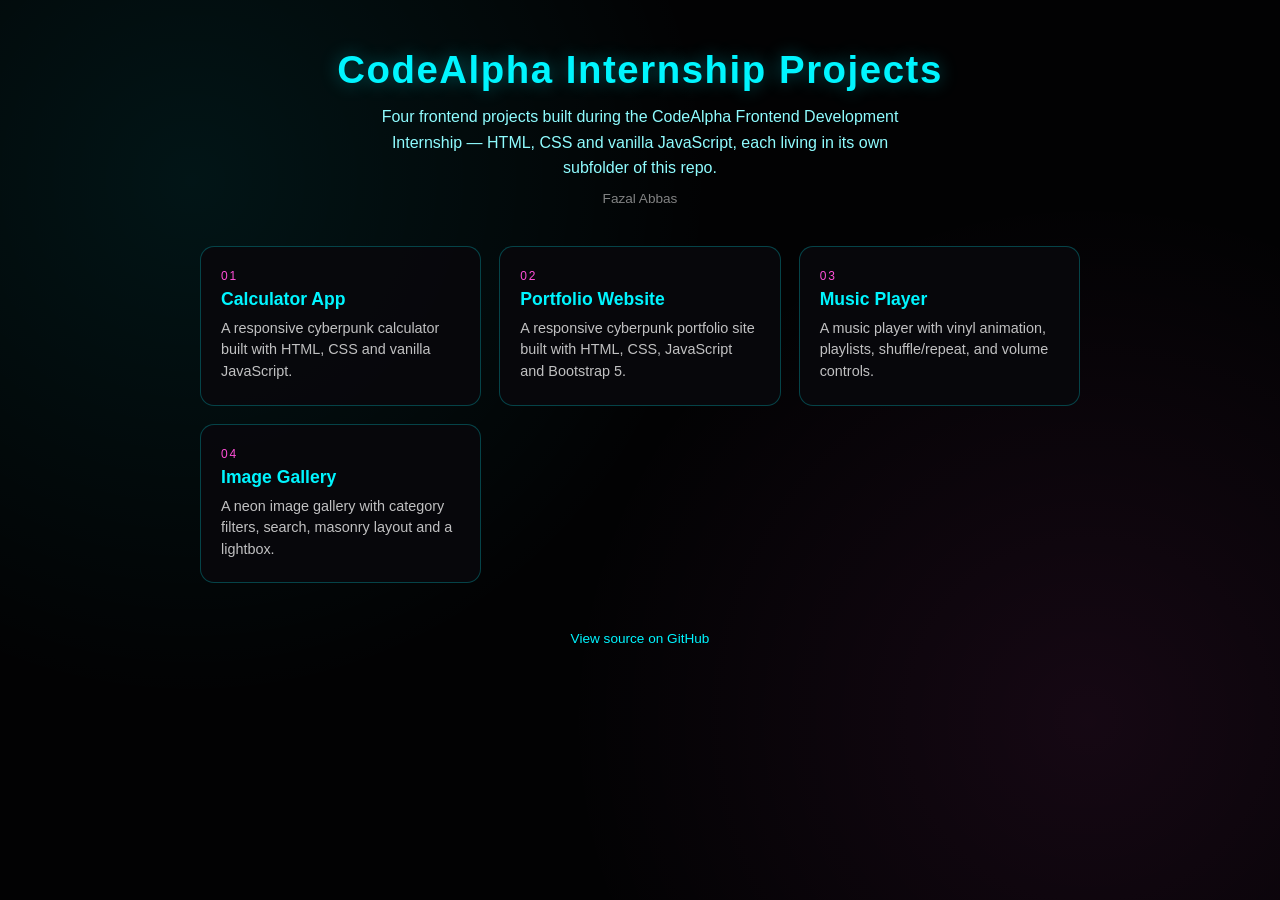
<file: index.html>
<!doctype html>
<html lang="en">
<head>
<meta charset="UTF-8" />
<meta name="viewport" content="width=device-width, initial-scale=1.0" />
<title>CodeAlpha Internship Projects</title>
<meta name="description" content="Index of frontend projects built during the CodeAlpha internship." />
<style>
  :root {
    --bg: #020203;
    --panel: rgba(8, 8, 12, 0.92);
    --border: rgba(0, 245, 255, 0.25);
    --text: #ffffff;
    --muted: #8ffcff;
    --accent: #00f5ff;
    --accent2: #ff4fd8;
  }

  * { box-sizing: border-box; }

  body {
    margin: 0;
    min-height: 100vh;
    font-family: Arial, Helvetica, sans-serif;
    background:
      radial-gradient(circle at 15% 20%, rgba(0, 245, 255, 0.08), transparent 40%),
      radial-gradient(circle at 85% 80%, rgba(255, 79, 216, 0.08), transparent 40%),
      var(--bg);
    color: var(--text);
    padding: 48px 16px 64px;
  }

  main {
    max-width: 880px;
    margin: 0 auto;
  }

  header {
    text-align: center;
    margin-bottom: 40px;
  }

  h1 {
    font-size: clamp(1.6rem, 4vw, 2.4rem);
    letter-spacing: 0.04em;
    margin: 0 0 12px;
    color: var(--accent);
    text-shadow: 0 0 18px rgba(0, 245, 255, 0.35);
  }

  p.intro {
    color: var(--muted);
    max-width: 560px;
    margin: 0 auto;
    line-height: 1.6;
  }

  p.byline {
    margin-top: 10px;
    font-size: 0.85rem;
    color: rgba(255, 255, 255, 0.5);
  }

  .grid {
    display: grid;
    gap: 18px;
    grid-template-columns: repeat(auto-fit, minmax(230px, 1fr));
  }

  a.card {
    display: block;
    background: var(--panel);
    border: 1px solid var(--border);
    border-radius: 14px;
    padding: 22px 20px;
    text-decoration: none;
    color: var(--text);
    transition: transform 0.15s ease, border-color 0.15s ease, box-shadow 0.15s ease;
  }

  a.card:hover,
  a.card:focus-visible {
    transform: translateY(-3px);
    border-color: var(--accent);
    box-shadow: 0 0 22px rgba(0, 245, 255, 0.18);
  }

  .card .num {
    font-size: 0.75rem;
    letter-spacing: 0.15em;
    color: var(--accent2);
  }

  .card h2 {
    margin: 6px 0 8px;
    font-size: 1.1rem;
    color: var(--accent);
  }

  .card p {
    margin: 0;
    font-size: 0.9rem;
    line-height: 1.5;
    color: rgba(255, 255, 255, 0.75);
  }

  footer {
    text-align: center;
    margin-top: 48px;
    font-size: 0.85rem;
    color: rgba(255, 255, 255, 0.45);
  }

  footer a { color: var(--accent); text-decoration: none; }
  footer a:hover { text-decoration: underline; }
</style>
</head>
<body>
  <main>
    <header>
      <h1>CodeAlpha Internship Projects</h1>
      <p class="intro">
        Four frontend projects built during the CodeAlpha Frontend Development
        Internship — HTML, CSS and vanilla JavaScript, each living in its own
        subfolder of this repo.
      </p>
      <p class="byline">Fazal Abbas</p>
    </header>

    <div class="grid">
      <a class="card" href="./calculator-app/index.html">
        <div class="num">01</div>
        <h2>Calculator App</h2>
        <p>A responsive cyberpunk calculator built with HTML, CSS and vanilla JavaScript.</p>
      </a>
      <a class="card" href="./portfolio-website/index.html">
        <div class="num">02</div>
        <h2>Portfolio Website</h2>
        <p>A responsive cyberpunk portfolio site built with HTML, CSS, JavaScript and Bootstrap 5.</p>
      </a>
      <a class="card" href="./music-player/index.html">
        <div class="num">03</div>
        <h2>Music Player</h2>
        <p>A music player with vinyl animation, playlists, shuffle/repeat, and volume controls.</p>
      </a>
      <a class="card" href="./image-gallery/index.html">
        <div class="num">04</div>
        <h2>Image Gallery</h2>
        <p>A neon image gallery with category filters, search, masonry layout and a lightbox.</p>
      </a>
    </div>

    <footer>
      <a href="https://github.com/fazal305/CodeAlpha_Calculator_App">View source on GitHub</a>
    </footer>
  </main>
</body>
</html>
</file>
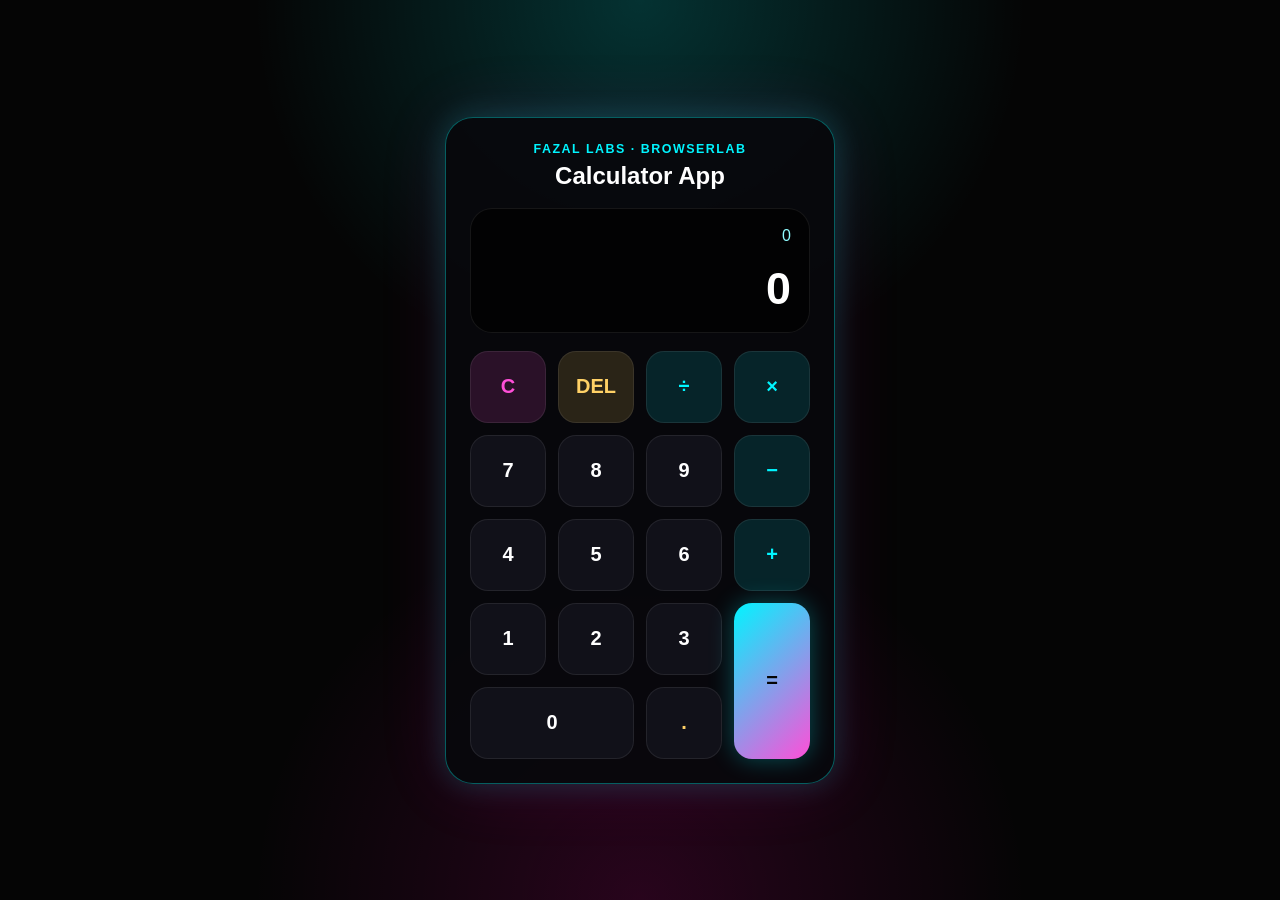
<file: calculator-app/index.html>
<!doctype html>
<html lang="en">
  <head>
    <meta charset="UTF-8" />
    <meta name="viewport" content="width=device-width, initial-scale=1.0" />
    <meta
      name="description"
      content="A responsive cyberpunk calculator app built with HTML, CSS, and vanilla JavaScript for the CodeAlpha internship."
    />
    <link rel="canonical" href="https://fazal305.github.io/CodeAlpha_Calculator_App/" />

    <title>CodeAlpha Internship Calculator App | Fazal Abbas</title>
    <link rel="icon" type="image/svg+xml" href="assets/favicon.svg" />

    <meta property="og:type" content="website" />
    <meta property="og:url" content="https://fazal305.github.io/CodeAlpha_Calculator_App/" />
    <meta property="og:title" content="CodeAlpha Internship Calculator App | Fazal Abbas" />
    <meta
      property="og:description"
      content="A responsive cyberpunk calculator app built with HTML, CSS, and vanilla JavaScript for the CodeAlpha internship."
    />

    <meta name="twitter:card" content="summary_large_image" />
    <meta name="twitter:title" content="CodeAlpha Internship Calculator App | Fazal Abbas" />
    <meta
      name="twitter:description"
      content="A responsive cyberpunk calculator app built with HTML, CSS, and vanilla JavaScript for the CodeAlpha internship."
    />

    <link rel="stylesheet" href="styles.css" />
  </head>

  <body>
    <main class="calculator-container">
      <section class="calculator" aria-label="Calculator app">
        <div class="calculator-header">
          <p class="brand-label">Fazal Labs · BrowserLab</p>
          <h1>Calculator App</h1>
        </div>

        <div class="calculator-display" aria-live="polite">
          <div id="expression-display" class="expression-display">0</div>
          <div id="result-display" class="result-display">0</div>
        </div>

        <div class="calculator-buttons">
          <button
            class="calculator-btn clear-btn"
            type="button"
            data-value="C"
            aria-label="Clear calculator"
          >
            C
          </button>
          <button
            class="calculator-btn delete-btn"
            type="button"
            data-value="DEL"
            aria-label="Delete last character"
          >
            DEL
          </button>
          <button
            class="calculator-btn operator-btn"
            type="button"
            data-value="/"
            aria-label="Divide"
          >
            ÷
          </button>
          <button
            class="calculator-btn operator-btn"
            type="button"
            data-value="*"
            aria-label="Multiply"
          >
            ×
          </button>

          <button class="calculator-btn" type="button" data-value="7">7</button>
          <button class="calculator-btn" type="button" data-value="8">8</button>
          <button class="calculator-btn" type="button" data-value="9">9</button>
          <button
            class="calculator-btn operator-btn"
            type="button"
            data-value="-"
            aria-label="Subtract"
          >
            −
          </button>

          <button class="calculator-btn" type="button" data-value="4">4</button>
          <button class="calculator-btn" type="button" data-value="5">5</button>
          <button class="calculator-btn" type="button" data-value="6">6</button>
          <button
            class="calculator-btn operator-btn"
            type="button"
            data-value="+"
            aria-label="Add"
          >
            +
          </button>

          <button class="calculator-btn" type="button" data-value="1">1</button>
          <button class="calculator-btn" type="button" data-value="2">2</button>
          <button class="calculator-btn" type="button" data-value="3">3</button>
          <button
            class="calculator-btn equals-btn"
            type="button"
            data-value="="
            aria-label="Calculate result"
          >
            =
          </button>

          <button class="calculator-btn zero-btn" type="button" data-value="0">
            0
          </button>
          <button
            class="calculator-btn decimal-btn"
            type="button"
            data-value="."
          >
            .
          </button>
        </div>
      </section>
    </main>

    <script src="script.js"></script>
  </body>
</html>
</file>
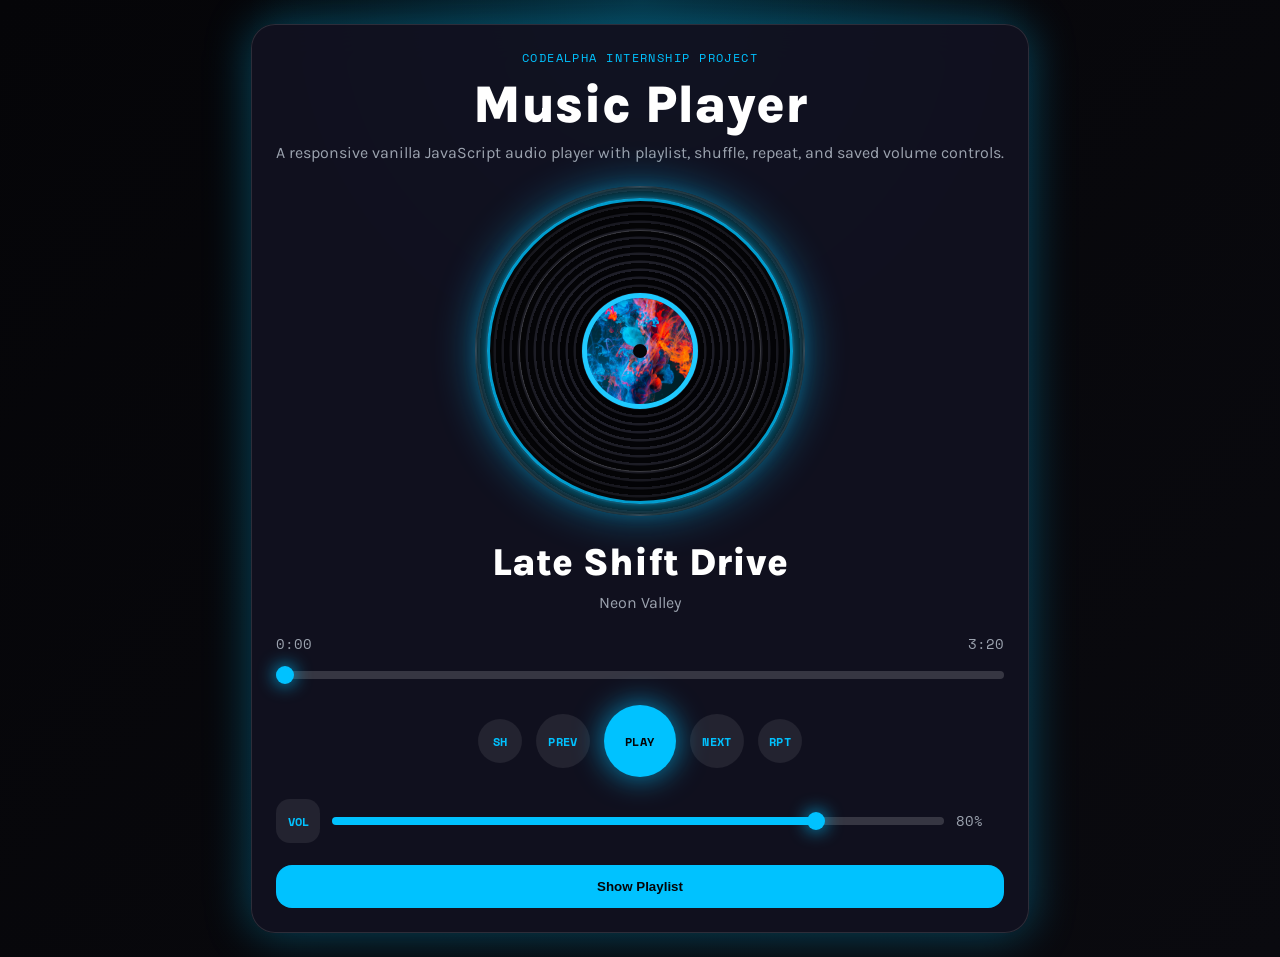
<file: music-player/index.html>
<!doctype html>
<html lang="en">
  <head>
    <meta charset="UTF-8" />
    <meta name="viewport" content="width=device-width, initial-scale=1.0" />
    <meta
      name="description"
      content="Modern music player built with HTML, CSS, and JavaScript featuring vinyl record animation, playlist management, autoplay, shuffle, repeat modes, progress tracking, and volume controls."
    />
    <link rel="canonical" href="https://fazal305.github.io/CodeAlpha_MusicPlayer/" />
    <title>CodeAlpha Internship Music Player | Fazal Abbas</title>
    <link rel="icon" type="image/svg+xml" href="assets/favicon.svg" />

    <meta property="og:type" content="website" />
    <meta property="og:url" content="https://fazal305.github.io/CodeAlpha_MusicPlayer/" />
    <meta property="og:title" content="CodeAlpha Internship Music Player | Fazal Abbas" />
    <meta
      property="og:description"
      content="Modern music player built with HTML, CSS, and JavaScript featuring vinyl record animation, playlist management, autoplay, shuffle, repeat modes, progress tracking, and volume controls."
    />

    <meta name="twitter:card" content="summary_large_image" />
    <meta name="twitter:title" content="CodeAlpha Internship Music Player | Fazal Abbas" />
    <meta
      name="twitter:description"
      content="Modern music player built with HTML, CSS, and JavaScript featuring vinyl record animation, playlist management, autoplay, shuffle, repeat modes, progress tracking, and volume controls."
    />

    <link rel="preconnect" href="https://fonts.googleapis.com" />
    <link rel="preconnect" href="https://fonts.gstatic.com" crossorigin />
    <link
      href="https://fonts.googleapis.com/css2?family=Karla:wght@400;500;700;800&family=Space+Mono:wght@400;700&display=swap"
      rel="stylesheet"
    />
    <link rel="stylesheet" href="player-styles.css" />
  </head>
  <body>
    <main class="app-shell">
      <section class="player-layout" aria-label="Music player">
        <article class="player-card">
          <header class="player-header">
            <p class="eyebrow-text">CodeAlpha Internship Project</p>
            <h1>Music Player</h1>
            <p class="header-description">
              A responsive vanilla JavaScript audio player with playlist,
              shuffle, repeat, and saved volume controls.
            </p>
          </header>

          <section class="cover-section" aria-label="Current track artwork">
            <div class="vinyl-disc" id="vinyl-disc">
              <div class="vinyl-ring"></div>

              <div class="vinyl-center">
                <img
                  src="assets/covers/cover-01.jpg"
                  alt="Late Shift Drive cover"
                  class="vinyl-cover"
                  id="vinyl-cover"
                />
                <div class="vinyl-fallback" id="vinyl-fallback">LS</div>
              </div>
            </div>
          </section>

          <section class="song-info" aria-live="polite">
            <div class="title-mask">
              <h2 class="song-title" id="song-title">Late Shift Drive</h2>
            </div>
            <p class="song-artist" id="song-artist">Neon Valley</p>
          </section>

          <section class="progress-section" aria-label="Playback progress">
            <div class="time-row">
              <span id="current-time">0:00</span>
              <span id="total-duration">0:00</span>
            </div>

            <label class="sr-only" for="progress-bar"
              >Seek through current track</label
            >
            <input
              type="range"
              id="progress-bar"
              class="progress-bar"
              min="0"
              max="100"
              value="0"
            />
          </section>

          <section class="controls-section" aria-label="Playback controls">
            <button
              class="control-btn small-control"
              id="shuffle-btn"
              type="button"
              aria-label="Toggle shuffle"
            >
              SH
            </button>
            <button
              class="control-btn medium-control"
              id="prev-btn"
              type="button"
              aria-label="Previous track"
            >
              PREV
            </button>
            <button
              class="control-btn play-control"
              id="play-btn"
              type="button"
              aria-label="Play current track"
            >
              PLAY
            </button>
            <button
              class="control-btn medium-control"
              id="next-btn"
              type="button"
              aria-label="Next track"
            >
              NEXT
            </button>
            <button
              class="control-btn small-control"
              id="repeat-btn"
              type="button"
              aria-label="Change repeat mode"
            >
              RPT
            </button>
          </section>

          <section class="volume-section" aria-label="Volume controls">
            <button
              class="volume-btn"
              id="mute-btn"
              type="button"
              aria-label="Mute audio"
            >
              VOL
            </button>

            <label class="sr-only" for="volume-slider">Volume</label>
            <input
              type="range"
              id="volume-slider"
              class="volume-slider"
              min="0"
              max="100"
              value="80"
            />

            <span class="volume-value" id="volume-value">80%</span>
          </section>

          <button
            class="playlist-toggle"
            id="playlist-toggle"
            type="button"
            aria-controls="playlist-panel"
            aria-expanded="false"
          >
            Show Playlist
          </button>
        </article>

        <aside class="playlist-panel" id="playlist-panel" hidden>
          <div class="playlist-header">
            <div>
              <p class="eyebrow-text">Queue</p>
              <h2>Playlist</h2>
            </div>

            <span class="track-count" id="track-count">5 tracks</span>
          </div>

          <div class="playlist-list" id="playlist-list"></div>
        </aside>
      </section>
    </main>

    <script src="player-script.js"></script>
  </body>
</html>
</file>
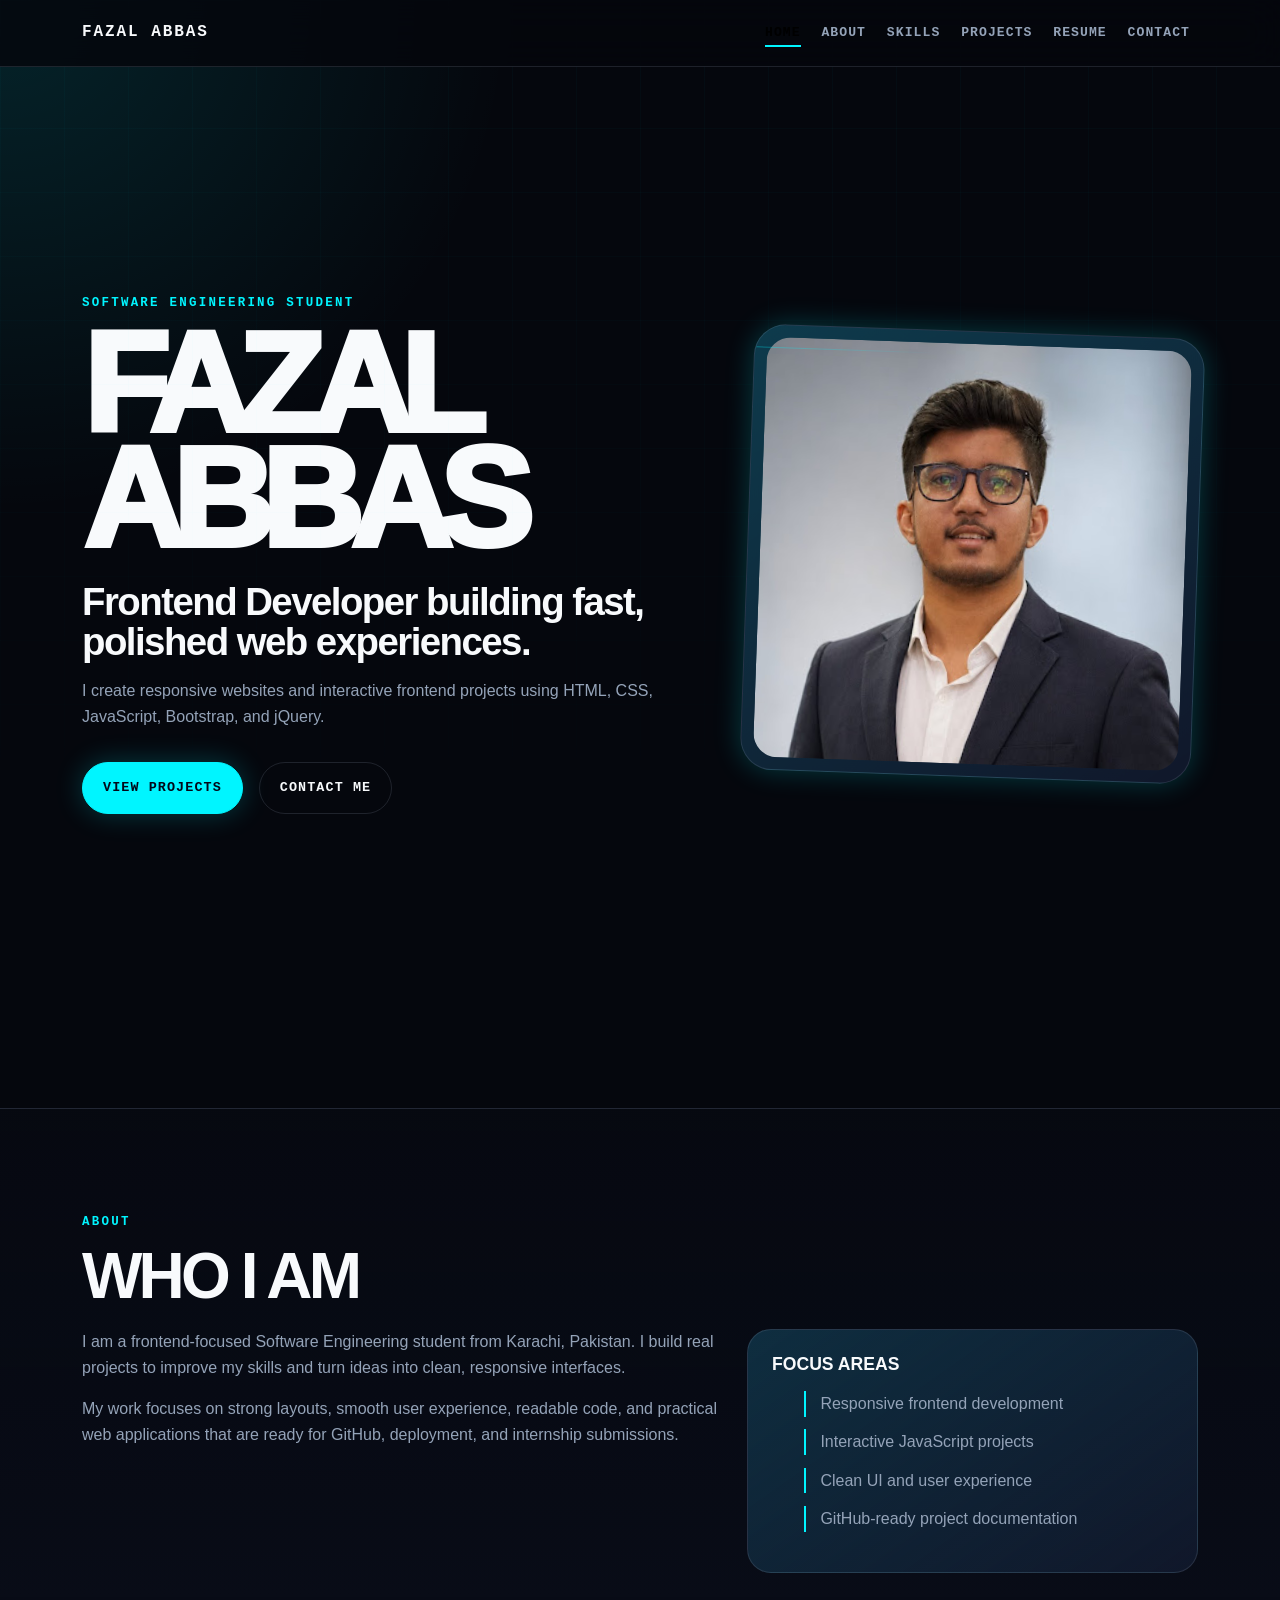
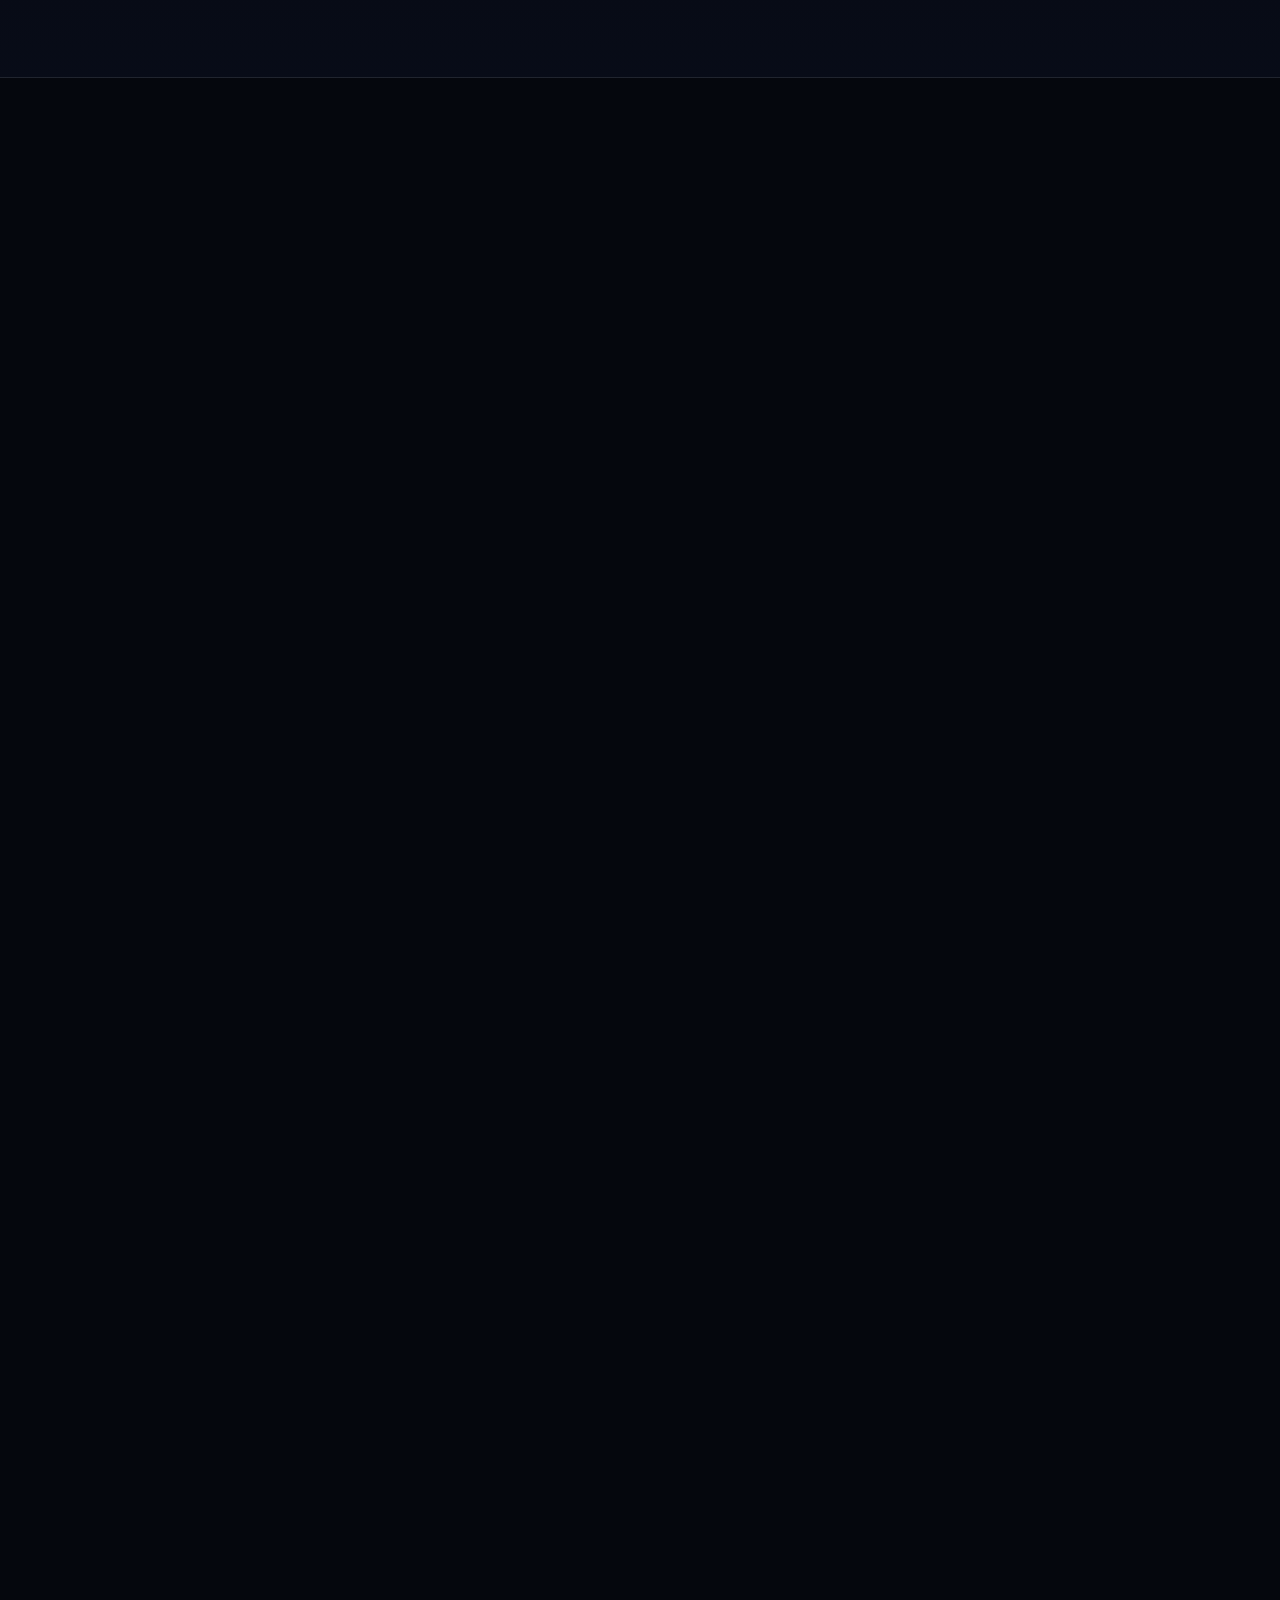
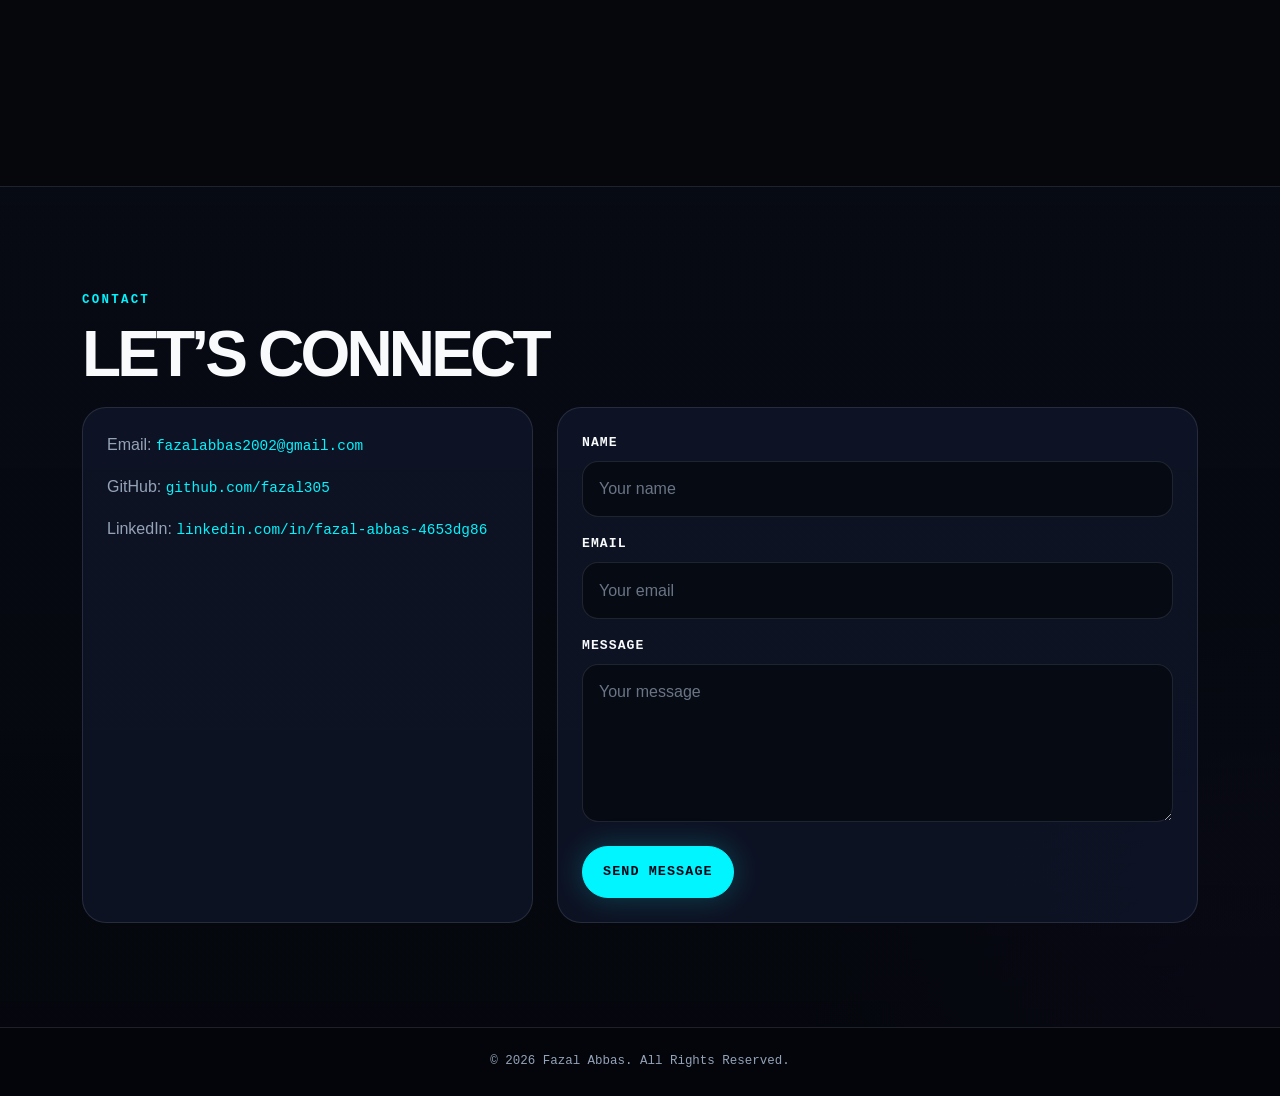
<file: portfolio-website/index.html>
<!DOCTYPE html>
<html lang="en">
<head>
  <meta charset="UTF-8" />
  <meta name="viewport" content="width=device-width, initial-scale=1.0" />

  <title>CodeAlpha Internship Portfolio | Fazal Abbas</title>
    <link rel="icon" type="image/svg+xml" href="assets/favicon.svg" />

  <meta
    name="description"
    content="A responsive cyberpunk portfolio website built with HTML, CSS, JavaScript, and Bootstrap 5 for the CodeAlpha internship."
  />
  <link rel="canonical" href="https://fazal305.github.io/CodeAlpha_Portfolio_Website/" />

  <meta property="og:type" content="website" />
  <meta property="og:url" content="https://fazal305.github.io/CodeAlpha_Portfolio_Website/" />
  <meta property="og:title" content="CodeAlpha Internship Portfolio | Fazal Abbas" />
  <meta
    property="og:description"
    content="A responsive cyberpunk portfolio website built with HTML, CSS, JavaScript, and Bootstrap 5 for the CodeAlpha internship."
  />

  <meta name="twitter:card" content="summary_large_image" />
  <meta name="twitter:title" content="CodeAlpha Internship Portfolio | Fazal Abbas" />
  <meta
    name="twitter:description"
    content="A responsive cyberpunk portfolio website built with HTML, CSS, JavaScript, and Bootstrap 5 for the CodeAlpha internship."
  />

  <link
    href="https://cdn.jsdelivr.net/npm/bootstrap@5.3.3/dist/css/bootstrap.min.css"
    rel="stylesheet"
  />

  <link rel="stylesheet" href="styles.css" />
</head>
<body>
  <!-- Navbar -->
  <header class="site-header">
    <nav class="navbar navbar-expand-lg fixed-top custom-navbar">
      <div class="container">
        <a class="navbar-brand site-logo" href="#home">Fazal Abbas</a>

        <button
          class="navbar-toggler menu-toggle"
          type="button"
          data-bs-toggle="collapse"
          data-bs-target="#mainNavbar"
          aria-controls="mainNavbar"
          aria-expanded="false"
          aria-label="Toggle navigation"
        >
          <span class="menu-line"></span>
          <span class="menu-line"></span>
          <span class="menu-line"></span>
        </button>

        <div class="collapse navbar-collapse" id="mainNavbar">
          <ul class="navbar-nav ms-auto nav-list">
            <li class="nav-item">
              <a class="nav-link nav-link-custom active" href="#home">Home</a>
            </li>
            <li class="nav-item">
              <a class="nav-link nav-link-custom" href="#about">About</a>
            </li>
            <li class="nav-item">
              <a class="nav-link nav-link-custom" href="#skills">Skills</a>
            </li>
            <li class="nav-item">
              <a class="nav-link nav-link-custom" href="#projects">Projects</a>
            </li>
            <li class="nav-item">
              <a class="nav-link nav-link-custom" href="#resume">Resume</a>
            </li>
            <li class="nav-item">
              <a class="nav-link nav-link-custom" href="#contact">Contact</a>
            </li>
          </ul>
        </div>
      </div>
    </nav>
  </header>

  <main>
    <!-- Hero -->
    <section id="home" class="hero-section section-panel">
      <div class="container">
        <div class="row align-items-center min-vh-100">
          <div class="col-lg-7">
            <p class="section-kicker">Software Engineering Student</p>
            <h1 class="hero-title">Fazal Abbas</h1>
            <p class="hero-subtitle">
              Frontend Developer building fast, polished web experiences.
            </p>
            <p class="hero-text">
              I create responsive websites and interactive frontend projects using
              HTML, CSS, JavaScript, Bootstrap, and jQuery.
            </p>

            <div class="hero-actions">
              <a href="#projects" class="primary-btn">View Projects</a>
              <a href="#contact" class="secondary-btn">Contact Me</a>
            </div>
          </div>

          <div class="col-lg-5">
            <div class="hero-card">
              <img
                src="assets/profile.jpg"
                alt="Portrait of Fazal Abbas"
                class="profile-image"
                width="420"
                height="420"
              />
            </div>
          </div>
        </div>
      </div>
    </section>

    <!-- About -->
    <section id="about" class="about-section section-panel reveal-section">
      <div class="container">
        <p class="section-kicker">About</p>
        <h2 class="section-title">Who I Am</h2>

        <div class="row g-4">
          <div class="col-lg-7">
            <p class="section-text">
              I am a frontend-focused Software Engineering student from Karachi,
              Pakistan. I build real projects to improve my skills and turn ideas
              into clean, responsive interfaces.
            </p>
            <p class="section-text">
              My work focuses on strong layouts, smooth user experience, readable
              code, and practical web applications that are ready for GitHub,
              deployment, and internship submissions.
            </p>
          </div>

          <div class="col-lg-5">
            <div class="info-card">
              <h3>Focus Areas</h3>
              <ul class="info-list">
                <li>Responsive frontend development</li>
                <li>Interactive JavaScript projects</li>
                <li>Clean UI and user experience</li>
                <li>GitHub-ready project documentation</li>
              </ul>
            </div>
          </div>
        </div>
      </div>
    </section>

    <!-- Skills -->
    <section id="skills" class="skills-section section-panel reveal-section">
      <div class="container">
        <p class="section-kicker">Skills</p>
        <h2 class="section-title">Technologies I Use</h2>

        <div class="row g-4">
          <div class="col-md-6 col-lg-4">
            <div class="skill-card">
              <h3>HTML5</h3>
              <p>Semantic structure and accessible page layouts.</p>
            </div>
          </div>

          <div class="col-md-6 col-lg-4">
            <div class="skill-card">
              <h3>CSS3</h3>
              <p>Responsive layouts, custom UI, animations, and effects.</p>
            </div>
          </div>

          <div class="col-md-6 col-lg-4">
            <div class="skill-card">
              <h3>JavaScript</h3>
              <p>DOM interaction, logic, events, and browser APIs.</p>
            </div>
          </div>

          <div class="col-md-6 col-lg-4">
            <div class="skill-card">
              <h3>Bootstrap 5</h3>
              <p>Grid systems, responsive layout utilities, and components.</p>
            </div>
          </div>

          <div class="col-md-6 col-lg-4">
            <div class="skill-card">
              <h3>jQuery</h3>
              <p>DOM utilities, quick interactions, and legacy-friendly scripts.</p>
            </div>
          </div>

          <div class="col-md-6 col-lg-4">
            <div class="skill-card">
              <h3>Git & GitHub</h3>
              <p>Version control, repositories, documentation, and deployment.</p>
            </div>
          </div>
        </div>
      </div>
    </section>

    <!-- Projects -->
    <section id="projects" class="projects-section section-panel reveal-section">
      <div class="container">
        <p class="section-kicker">Projects</p>
        <h2 class="section-title">Selected Work</h2>

        <div class="row g-4">
          <div class="col-md-6 col-xl-4">
            <article class="project-card">
              <h3>NIGHTCITY OS</h3>
              <p>
                A browser-based desktop operating system interface with windows,
                apps, notes, weather, settings, and animated wallpapers.
              </p>
              <p class="project-stack">HTML · CSS · JavaScript · Canvas</p>
              <a href="https://github.com/fazal305/nightcity-os" target="_blank" rel="noopener">
                View GitHub
              </a>
            </article>
          </div>

          <div class="col-md-6 col-xl-4">
            <article class="project-card">
              <h3>Visual Algorithm Studio</h3>
              <p>
                An interactive algorithm visualizer for sorting, stacks, queues,
                linked lists, trees, and pathfinding concepts.
              </p>
              <p class="project-stack">HTML · CSS · JavaScript · Canvas</p>
              <a href="https://github.com/fazal305/visual-algorithm-studio" target="_blank" rel="noopener">
                View GitHub
              </a>
            </article>
          </div>

          <div class="col-md-6 col-xl-4">
            <article class="project-card">
              <h3>Karachi Transit Tracker</h3>
              <p>
                A civic-tech transit interface using maps, routes, station data,
                weather, and clearly labeled simulated bus movement.
              </p>
              <p class="project-stack">HTML · CSS · JavaScript · Leaflet</p>
              <a href="https://github.com/fazal305/karachi-transit-tracker" target="_blank" rel="noopener">
                View GitHub
              </a>
            </article>
          </div>
        </div>
      </div>
    </section>

    <!-- Resume -->
    <section id="resume" class="resume-section section-panel reveal-section">
      <div class="container">
        <p class="section-kicker">Resume</p>
        <h2 class="section-title">Download My Resume</h2>
        <p class="section-text">
          View my frontend development experience, technical skills, projects,
          and internship work in one document.
        </p>

        <a href="assets/resume.pdf" class="primary-btn" download>
          Download Resume
        </a>
      </div>
    </section>

    <!-- Contact -->
    <section id="contact" class="contact-section section-panel reveal-section">
      <div class="container">
        <p class="section-kicker">Contact</p>
        <h2 class="section-title">Let’s Connect</h2>

        <div class="row g-4">
          <div class="col-lg-5">
            <div class="contact-card">
              <p>Email: <a href="mailto:fazalabbas2002@gmail.com">fazalabbas2002@gmail.com</a></p>
              <p>GitHub: <a href="https://github.com/fazal305" target="_blank" rel="noopener">github.com/fazal305</a></p>
              <p>LinkedIn: <a href="https://www.linkedin.com/in/fazal-abbas-4653dg86" target="_blank" rel="noopener">linkedin.com/in/fazal-abbas-4653dg86</a></p>
            </div>
          </div>

          <div class="col-lg-7">
            <form class="contact-form">
              <div class="form-group">
                <label for="nameInput">Name</label>
                <input type="text" id="nameInput" name="name" placeholder="Your name" />
              </div>

              <div class="form-group">
                <label for="emailInput">Email</label>
                <input type="email" id="emailInput" name="email" placeholder="Your email" />
              </div>

              <div class="form-group">
                <label for="messageInput">Message</label>
                <textarea id="messageInput" name="message" rows="5" placeholder="Your message"></textarea>
              </div>

              <button type="submit" class="primary-btn">Send Message</button>
            </form>
          </div>
        </div>
      </div>
    </section>
  </main>

  <!-- Footer -->
  <footer class="site-footer">
    <div class="container">
<p>© 2026 Fazal Abbas. All Rights Reserved.</p>
    </div>
  </footer>

  <script
    src="https://cdn.jsdelivr.net/npm/bootstrap@5.3.3/dist/js/bootstrap.bundle.min.js"
  ></script>

  <script src="script.js"></script>
</body>
</html>
</file>
<file: calculator-app/styles.css>
/* 
   RESET
 */
* {
  margin: 0;
  padding: 0;
  box-sizing: border-box;
}

body {
  min-height: 100vh;
  font-family: Arial, Helvetica, sans-serif;
  background:
    radial-gradient(circle at top, rgba(0, 255, 255, 0.18), transparent 35%),
    radial-gradient(circle at bottom, rgba(255, 0, 170, 0.14), transparent 35%),
    #050505;
  color: #ffffff;
}

/* 
   CALCULATOR LAYOUT
 */
.calculator-container {
  min-height: 100vh;
  display: flex;
  align-items: center;
  justify-content: center;
  padding: 24px;
}

.calculator {
  width: 100%;
  max-width: 390px;
  padding: 22px;
  border: 1px solid rgba(0, 255, 255, 0.35);
  border-radius: 28px;
  background: rgba(8, 8, 12, 0.92);
  box-shadow:
    0 0 30px rgba(0, 255, 255, 0.18),
    0 0 70px rgba(255, 0, 170, 0.12);
}

.calculator-header {
  margin-bottom: 18px;
  text-align: center;
}

.brand-label {
  color: #00f5ff;
  font-size: 0.78rem;
  font-weight: 700;
  letter-spacing: 1.5px;
  text-transform: uppercase;
}

.calculator-header h1 {
  margin-top: 6px;
  font-size: 1.5rem;
}

/* 
   DISPLAY
 */
.calculator-display {
  min-height: 120px;
  margin-bottom: 18px;
  padding: 18px;
  border-radius: 22px;
  background: #020203;
  border: 1px solid rgba(255, 255, 255, 0.08);
  display: flex;
  flex-direction: column;
  justify-content: center;
  text-align: right;
  overflow: hidden;
}

.expression-display {
  min-height: 26px;
  color: #8ffcff;
  font-size: 1rem;
  word-break: break-all;
}

.result-display {
  margin-top: 10px;
  color: #ffffff;
  font-size: 2.5rem;
  font-weight: 800;
  word-break: break-all;
}

/* 
   BUTTON GRID
 */
.calculator-buttons {
  display: grid;
  grid-template-columns: repeat(4, 1fr);
  gap: 12px;
}

.calculator-btn {
  min-height: 68px;
  border: 0;
  border-radius: 18px;
  background: #111119;
  color: #ffffff;
  font-size: 1.25rem;
  font-weight: 800;
  cursor: pointer;
  box-shadow: inset 0 0 0 1px rgba(255, 255, 255, 0.08);
  transition:
    transform 0.15s ease,
    box-shadow 0.15s ease,
    background 0.15s ease;
}

.calculator-btn:hover {
  background: #171727;
  box-shadow:
    inset 0 0 0 1px rgba(0, 255, 255, 0.35),
    0 0 18px rgba(0, 255, 255, 0.18);
}

.calculator-btn:focus-visible {
  outline: 3px solid #ffffff;
  outline-offset: 3px;
}

.calculator-btn:active {
  transform: scale(0.94);
}

.operator-btn {
  color: #00f5ff;
  background: rgba(0, 245, 255, 0.12);
}

.clear-btn {
  color: #ff4fd8;
  background: rgba(255, 79, 216, 0.14);
}

.delete-btn {
  color: #ffd166;
  background: rgba(255, 209, 102, 0.14);
}

.equals-btn {
  grid-row: span 2;
  color: #050505;
  background: linear-gradient(135deg, #00f5ff, #ff4fd8);
  box-shadow: 0 0 24px rgba(0, 245, 255, 0.3);
}

.zero-btn {
  grid-column: span 2;
}

.decimal-btn {
  color: #ffd166;
}

/* 
   MOBILE
 */
@media (max-width: 420px) {
  .calculator-container {
    padding: 16px;
  }

  .calculator {
    padding: 18px;
  }

  .calculator-btn {
    min-height: 62px;
    font-size: 1.1rem;
  }

  .result-display {
    font-size: 2.1rem;
  }
}

/* 
   DESKTOP POLISH
 */
@media (min-width: 768px) {
  .calculator {
    padding: 24px;
  }

  .result-display {
    font-size: 2.8rem;
  }

  .calculator-btn {
    min-height: 72px;
  }
}
</file>
<file: music-player/player-styles.css>
/* RESET */
* {
  box-sizing: border-box;
  margin: 0;
  padding: 0;
}

:root {
  --accent-color: #00f5ff;
  --bg-color: #0a0a0f;
  --card-color: #111120;
  --text-color: #ffffff;
  --muted-color: #9ca3af;
  --border-color: rgba(255, 255, 255, 0.12);
}

body {
  min-height: 100vh;
  font-family: "Karla", sans-serif;
  color: var(--text-color);
  background:
    radial-gradient(
      circle at top,
      color-mix(in srgb, var(--accent-color) 22%, transparent),
      transparent 34%
    ),
    linear-gradient(135deg, #050508, var(--bg-color));
}

.sr-only {
  width: 1px;
  height: 1px;
  position: absolute;
  overflow: hidden;
  clip: rect(0, 0, 0, 0);
  white-space: nowrap;
}

/* LAYOUT */
.app-shell {
  min-height: 100vh;
  display: grid;
  place-items: center;
  padding: 24px;
}

.player-layout {
  width: fit-content;
  max-width: 980px;
  display: grid;
  gap: 24px;
}

/* With the playlist panel hidden (its default state), the layout should
   hug the player card instead of reserving a fixed 980px width — otherwise
   the centered app-shell leaves a large empty gap next to the card. */
.player-layout:has(.playlist-panel:not([hidden])) {
  width: min(100%, 980px);
}

/* CARD */
.player-card,
.playlist-panel {
  background: rgba(17, 17, 32, 0.94);
  border: 1px solid var(--border-color);
  border-radius: 24px;
  box-shadow: 0 0 45px color-mix(in srgb, var(--accent-color) 35%, transparent);
  backdrop-filter: blur(18px);
}

.player-card {
  padding: 24px;
}

.player-header {
  text-align: center;
  margin-bottom: 24px;
}

.eyebrow-text {
  font-family: "Space Mono", monospace;
  font-size: 0.75rem;
  color: var(--accent-color);
  text-transform: uppercase;
  letter-spacing: 0.12em;
  margin-bottom: 8px;
}

.player-header h1 {
  font-size: clamp(2rem, 6vw, 3.3rem);
  font-weight: 800;
  margin-bottom: 8px;
}

.header-description {
  color: var(--muted-color);
}

/* VINYL */
.cover-section {
  display: grid;
  place-items: center;
  margin-bottom: 24px;
}

.vinyl-disc {
  width: min(100%, 330px);
  aspect-ratio: 1 / 1;
  position: relative;
  border-radius: 50%;
  background:
    radial-gradient(circle, #050508 0 4%, transparent 5%),
    repeating-radial-gradient(circle, #20202a 0 2px, #050508 3px 8px);
  border: 2px solid rgba(255, 255, 255, 0.14);
  box-shadow:
    inset 0 0 35px rgba(255, 255, 255, 0.08),
    inset 0 0 80px rgba(0, 0, 0, 0.9),
    0 0 42px color-mix(in srgb, var(--accent-color) 45%, transparent);
}

.vinyl-disc::before {
  content: "";
  position: absolute;
  inset: 10px;
  border-radius: 50%;
  border: 3px solid var(--accent-color);
  box-shadow: 0 0 22px var(--accent-color);
  opacity: 0.8;
}

.vinyl-ring {
  position: absolute;
  inset: 42px;
  border-radius: 50%;
  border: 1px solid rgba(255, 255, 255, 0.14);
}

.vinyl-center {
  width: 116px;
  height: 116px;
  position: absolute;
  left: 50%;
  top: 50%;
  display: grid;
  place-items: center;
  transform: translate(-50%, -50%);
  border-radius: 50%;
  overflow: hidden;
  border: 5px solid rgba(255, 255, 255, 0.12);
  background: var(--accent-color);
  box-shadow:
    0 0 22px rgba(0, 0, 0, 0.7),
    inset 0 0 18px rgba(0, 0, 0, 0.5);
}

.vinyl-cover {
  width: 100%;
  height: 100%;
  object-fit: cover;
}

.vinyl-fallback {
  position: absolute;
  inset: 0;
  display: none;
  place-items: center;
  font-family: "Space Mono", monospace;
  font-size: 2rem;
  font-weight: 700;
  color: #050508;
  background: linear-gradient(135deg, var(--accent-color), #ffffff);
}

.vinyl-center::after {
  content: "";
  width: 14px;
  height: 14px;
  position: absolute;
  left: 50%;
  top: 50%;
  transform: translate(-50%, -50%);
  background: #050508;
  border-radius: 50%;
  box-shadow: 0 0 10px rgba(255, 255, 255, 0.25);
}

.vinyl-disc.is-playing {
  animation: spin-vinyl 3.5s linear infinite;
}

/* SONG INFO */
.song-info {
  text-align: center;
  margin-bottom: 22px;
}

.title-mask {
  width: 100%;
  overflow: hidden;
}

.song-title {
  font-size: clamp(1.6rem, 5vw, 2.4rem);
  font-weight: 800;
  white-space: nowrap;
}

.song-title.is-long {
  display: inline-block;
  animation: marquee-title 8s linear infinite;
}

.song-artist {
  margin-top: 8px;
  color: var(--muted-color);
}

/* PROGRESS */
.progress-section {
  margin-bottom: 22px;
}

.time-row {
  display: flex;
  justify-content: space-between;
  color: var(--muted-color);
  font-family: "Space Mono", monospace;
  font-size: 0.85rem;
  margin-bottom: 10px;
}

.progress-bar,
.volume-slider {
  width: 100%;
  height: 8px;
  appearance: none;
  border-radius: 999px;
  outline: none;
  cursor: pointer;
  background: linear-gradient(
    to right,
    var(--accent-color) 0%,
    var(--accent-color) 0%,
    rgba(255, 255, 255, 0.16) 0%,
    rgba(255, 255, 255, 0.16) 100%
  );
}

.progress-bar::-webkit-slider-thumb,
.volume-slider::-webkit-slider-thumb {
  width: 18px;
  height: 18px;
  appearance: none;
  border-radius: 50%;
  background: var(--accent-color);
  box-shadow: 0 0 18px var(--accent-color);
}

/* CONTROLS */
.controls-section {
  display: flex;
  align-items: center;
  justify-content: center;
  gap: 14px;
  flex-wrap: wrap;
  margin-bottom: 22px;
}

.control-btn,
.volume-btn,
.playlist-toggle {
  border: 0;
  cursor: pointer;
  color: var(--text-color);
  background: rgba(255, 255, 255, 0.08);
  transition:
    transform 0.2s ease,
    box-shadow 0.2s ease,
    background 0.2s ease;
}

.control-btn {
  display: grid;
  place-items: center;
  border-radius: 50%;
  color: var(--accent-color);
  font-family: "Space Mono", monospace;
  font-size: 0.72rem;
  font-weight: 800;
  letter-spacing: 0.04em;
}

.small-control {
  width: 44px;
  height: 44px;
}

.medium-control {
  width: 54px;
  height: 54px;
}

.play-control {
  width: 72px;
  height: 72px;
  font-size: 0.78rem;
  color: #050508;
  background: var(--accent-color);
  box-shadow: 0 0 30px color-mix(in srgb, var(--accent-color) 70%, transparent);
}

.control-btn:hover,
.volume-btn:hover,
.playlist-toggle:hover {
  transform: translateY(-3px);
  box-shadow: 0 0 22px color-mix(in srgb, var(--accent-color) 45%, transparent);
}

.control-btn.is-active {
  color: #050508;
  background: var(--accent-color);
}

/* VOLUME */
.volume-section {
  display: grid;
  grid-template-columns: auto 1fr auto;
  align-items: center;
  gap: 12px;
  margin-bottom: 22px;
}

.volume-btn {
  width: 44px;
  height: 44px;
  border-radius: 14px;
  font-family: "Space Mono", monospace;
  font-size: 0.72rem;
  font-weight: 800;
  color: var(--accent-color);
}

.volume-value {
  min-width: 48px;
  color: var(--muted-color);
  font-family: "Space Mono", monospace;
  font-size: 0.85rem;
}

/* PLAYLIST */
.playlist-toggle {
  width: 100%;
  padding: 14px 18px;
  border-radius: 16px;
  font-weight: 800;
  color: #050508;
  background: var(--accent-color);
}

.playlist-panel {
  padding: 20px;
}

.playlist-header {
  display: flex;
  justify-content: space-between;
  gap: 16px;
  align-items: center;
  margin-bottom: 18px;
}

.playlist-header h2 {
  font-size: 1.6rem;
}

.track-count {
  font-family: "Space Mono", monospace;
  color: var(--muted-color);
  font-size: 0.85rem;
}

.playlist-list {
  display: grid;
  gap: 10px;
}

.playlist-row {
  width: 100%;
  display: grid;
  grid-template-columns: auto 1fr auto;
  gap: 12px;
  align-items: center;
  border: 1px solid var(--border-color);
  border-radius: 16px;
  padding: 12px;
  color: var(--text-color);
  background: rgba(255, 255, 255, 0.05);
  cursor: pointer;
  text-align: left;
}

.playlist-row.is-active {
  border-color: var(--accent-color);
  background: color-mix(in srgb, var(--accent-color) 18%, transparent);
}

.track-number {
  font-family: "Space Mono", monospace;
  color: var(--accent-color);
}

.track-title {
  display: block;
  font-weight: 800;
}

.track-artist {
  display: block;
  color: var(--muted-color);
  font-size: 0.85rem;
  margin-top: 4px;
}

.playlist-right {
  display: grid;
  justify-items: end;
  gap: 6px;
}

.track-duration {
  font-family: "Space Mono", monospace;
  color: var(--muted-color);
  font-size: 0.8rem;
}

.equalizer {
  display: none;
  align-items: end;
  gap: 3px;
  height: 18px;
}

.playlist-row.is-active .equalizer {
  display: flex;
}

.equalizer span {
  width: 4px;
  height: 8px;
  border-radius: 999px;
  background: var(--accent-color);
  animation: equalizer-bounce 0.8s ease-in-out infinite;
}

.equalizer span:nth-child(2) {
  animation-delay: 0.15s;
}

.equalizer span:nth-child(3) {
  animation-delay: 0.3s;
}

/* ANIMATIONS */
@keyframes spin-vinyl {
  from {
    transform: rotate(0deg);
  }

  to {
    transform: rotate(360deg);
  }
}

@keyframes marquee-title {
  from {
    transform: translateX(0);
  }

  to {
    transform: translateX(-45%);
  }
}

@keyframes equalizer-bounce {
  0%,
  100% {
    height: 6px;
  }

  50% {
    height: 18px;
  }
}

/* RESPONSIVE */
@media (min-width: 900px) {
  .player-layout:has(.playlist-panel:not([hidden])) {
    grid-template-columns: 420px 1fr;
    align-items: start;
  }
}

@media (max-width: 480px) {
  .app-shell {
    padding: 14px;
  }

  .player-card,
  .playlist-panel {
    border-radius: 20px;
  }

  .player-card {
    padding: 18px;
  }

  .small-control {
    width: 40px;
    height: 40px;
  }

  .medium-control {
    width: 48px;
    height: 48px;
  }

  .play-control {
    width: 64px;
    height: 64px;
  }
}
</file>
<file: portfolio-website/styles.css>
/* Reset */
* {
  box-sizing: border-box;
  margin: 0;
  padding: 0;
}

/* Theme */
:root {
  --bg-main: #05070d;
  --bg-panel: #0b1020;
  --bg-card: #10172a;
  --text-main: #f8fafc;
  --text-muted: #94a3b8;
  --accent: #00f5ff;
  --accent-soft: rgba(0, 245, 255, 0.12);
  --border-soft: rgba(148, 163, 184, 0.18);
  --shadow-glow: 0 0 28px rgba(0, 245, 255, 0.22);
  --font-main: Arial, Helvetica, sans-serif;
  --font-code: "Courier New", monospace;
}

/* Base */
html {
  scroll-behavior: smooth;
  scroll-padding-top: 5.5rem;
}

body {
  min-height: 100vh;
  background:
    radial-gradient(
      circle at top left,
      rgba(0, 245, 255, 0.12),
      transparent 32rem
    ),
    radial-gradient(
      circle at bottom right,
      rgba(91, 33, 182, 0.18),
      transparent 30rem
    ),
    var(--bg-main);
  color: var(--text-main);
  font-family: var(--font-main);
  line-height: 1.6;
  overflow-x: hidden;
}

a {
  color: inherit;
  text-decoration: none;
}

img {
  display: block;
  max-width: 100%;
}

/* Layout */
.section-panel {
  padding: 5rem 0;
}

.section-kicker {
  color: var(--accent);
  font-family: var(--font-code);
  font-size: 0.78rem;
  font-weight: 700;
  letter-spacing: 0.18em;
  margin-bottom: 0.8rem;
  text-transform: uppercase;
}

.section-title {
  font-size: clamp(2rem, 5vw, 4rem);
  font-weight: 900;
  letter-spacing: -0.06em;
  line-height: 0.95;
  margin-bottom: 1.4rem;
  text-transform: uppercase;
}

.section-text {
  color: var(--text-muted);
  font-size: 1rem;
  max-width: 42rem;
}

/* Navbar */
.custom-navbar {
  background: rgba(5, 7, 13, 0.84);
  border-bottom: 1px solid var(--border-soft);
  backdrop-filter: blur(18px);
  padding: 0.9rem 0;
}

.site-logo {
  color: var(--text-main);
  font-family: var(--font-code);
  font-size: 1rem;
  font-weight: 800;
  letter-spacing: 0.12em;
  text-transform: uppercase;
}

.site-logo:hover {
  color: var(--accent);
}

.nav-list {
  gap: 0.3rem;
}

.nav-link-custom {
  color: var(--text-muted);
  font-family: var(--font-code);
  font-size: 0.82rem;
  font-weight: 700;
  letter-spacing: 0.08em;
  position: relative;
  text-transform: uppercase;
  transition: color 0.25s ease;
}

.nav-link-custom:hover,
.nav-link-custom.active {
  color: var(--accent);
}

.nav-link-custom::after {
  background: var(--accent);
  bottom: 0.25rem;
  content: "";
  height: 2px;
  left: 0.5rem;
  position: absolute;
  transform: scaleX(0);
  transform-origin: left;
  transition: transform 0.25s ease;
  width: calc(100% - 1rem);
}

.nav-link-custom:hover::after,
.nav-link-custom.active::after {
  transform: scaleX(1);
}

/* Mobile menu */
.menu-toggle {
  border: 1px solid var(--border-soft);
  box-shadow: none;
  display: inline-flex;
  flex-direction: column;
  gap: 0.25rem;
  padding: 0.55rem;
}

.menu-toggle:focus {
  box-shadow: 0 0 0 0.18rem var(--accent-soft);
}

.menu-line {
  background: var(--accent);
  display: block;
  height: 2px;
  width: 1.3rem;
}

/* Buttons */
.primary-btn,
.secondary-btn {
  border-radius: 999px;
  display: inline-flex;
  font-family: var(--font-code);
  font-size: 0.84rem;
  font-weight: 800;
  justify-content: center;
  letter-spacing: 0.08em;
  padding: 0.9rem 1.25rem;
  text-transform: uppercase;
  transition:
    border-color 0.25s ease,
    box-shadow 0.25s ease,
    color 0.25s ease,
    transform 0.25s ease;
}

.primary-btn {
  background: var(--accent);
  border: 1px solid var(--accent);
  color: #020617;
  box-shadow: var(--shadow-glow);
}

.secondary-btn {
  background: transparent;
  border: 1px solid var(--border-soft);
  color: var(--text-main);
}

.primary-btn:hover,
.secondary-btn:hover {
  transform: translateY(-3px);
}

.secondary-btn:hover {
  border-color: var(--accent);
  color: var(--accent);
  box-shadow: var(--shadow-glow);
}

/* Hero */
.hero-section {
  min-height: 100vh;
  overflow: hidden;
  padding-top: 6rem;
  position: relative;
}

.hero-section::before {
  background:
    linear-gradient(rgba(0, 245, 255, 0.06) 1px, transparent 1px),
    linear-gradient(90deg, rgba(0, 245, 255, 0.06) 1px, transparent 1px);
  background-size: 4rem 4rem;
  content: "";
  inset: 0;
  mask-image: linear-gradient(to bottom, black, transparent 82%);
  opacity: 0.45;
  pointer-events: none;
  position: absolute;
}

.hero-title {
  font-size: clamp(3.2rem, 13vw, 8.8rem);
  font-weight: 950;
  letter-spacing: -0.09em;
  line-height: 0.82;
  margin-bottom: 1.5rem;
  max-width: 52rem;
  text-transform: uppercase;
}

.hero-subtitle {
  color: var(--text-main);
  font-size: clamp(1.3rem, 4vw, 2.4rem);
  font-weight: 800;
  letter-spacing: -0.04em;
  line-height: 1.05;
  margin-bottom: 1rem;
  max-width: 42rem;
}

.hero-text {
  color: var(--text-muted);
  font-size: 1rem;
  margin-bottom: 2rem;
  max-width: 36rem;
}

.hero-actions {
  display: flex;
  flex-wrap: wrap;
  gap: 1rem;
}

.hero-card {
  background:
    linear-gradient(145deg, rgba(0, 245, 255, 0.16), rgba(16, 23, 42, 0.74)),
    var(--bg-card);
  border: 1px solid var(--border-soft);
  border-radius: 2rem;
  box-shadow: var(--shadow-glow);
  margin-top: 3rem;
  overflow: hidden;
  padding: 0.75rem;
  position: relative;
}

.hero-card::before {
  background: linear-gradient(
    90deg,
    transparent,
    rgba(0, 245, 255, 0.34),
    transparent
  );
  content: "";
  height: 1px;
  left: -40%;
  position: absolute;
  top: 1.4rem;
  width: 80%;
}

.profile-image {
  aspect-ratio: 1 / 1;
  background: var(--bg-panel);
  border-radius: 1.5rem;
  object-fit: cover;
  width: 100%;
}

/* About */
.about-section {
  background: linear-gradient(
    180deg,
    rgba(11, 16, 32, 0.2),
    rgba(11, 16, 32, 0.55)
  );
  border-block: 1px solid var(--border-soft);
}

.info-card {
  background:
    linear-gradient(145deg, rgba(0, 245, 255, 0.1), rgba(16, 23, 42, 0.94)),
    var(--bg-card);
  border: 1px solid var(--border-soft);
  border-radius: 1.5rem;
  height: 100%;
  padding: 1.5rem;
}

.info-card h3 {
  color: var(--text-main);
  font-size: 1.1rem;
  font-weight: 800;
  margin-bottom: 1rem;
  text-transform: uppercase;
}

.info-list {
  color: var(--text-muted);
  display: grid;
  gap: 0.8rem;
  list-style: none;
}

.info-list li {
  border-left: 2px solid var(--accent);
  padding-left: 0.9rem;
}

/* Skills */
.skills-section {
  position: relative;
}

.skill-card {
  background: rgba(16, 23, 42, 0.72);
  border: 1px solid var(--border-soft);
  border-radius: 1.4rem;
  height: 100%;
  overflow: hidden;
  padding: 1.4rem;
  position: relative;
  transition:
    border-color 0.25s ease,
    box-shadow 0.25s ease,
    transform 0.25s ease;
}

.skill-card::before {
  background: var(--accent);
  content: "";
  height: 3px;
  left: 1.4rem;
  position: absolute;
  top: 0;
  width: 3rem;
}

.skill-card h3 {
  color: var(--text-main);
  font-family: var(--font-code);
  font-size: 1rem;
  font-weight: 800;
  margin-bottom: 0.8rem;
  text-transform: uppercase;
}

.skill-card p {
  color: var(--text-muted);
  font-size: 0.95rem;
  margin: 0;
}

.skill-card:hover {
  border-color: var(--accent);
  box-shadow: var(--shadow-glow);
  transform: translateY(-6px);
}

/* Projects */
.projects-section {
  background:
    radial-gradient(
      circle at center left,
      rgba(0, 245, 255, 0.08),
      transparent 24rem
    ),
    rgba(11, 16, 32, 0.35);
  border-block: 1px solid var(--border-soft);
}

.project-card {
  background: linear-gradient(
    145deg,
    rgba(16, 23, 42, 0.94),
    rgba(5, 7, 13, 0.92)
  );
  border: 1px solid var(--border-soft);
  border-radius: 1.5rem;
  display: flex;
  flex-direction: column;
  height: 100%;
  min-height: 20rem;
  overflow: hidden;
  padding: 1.5rem;
  position: relative;
  transition:
    border-color 0.25s ease,
    box-shadow 0.25s ease,
    transform 0.25s ease;
}

.project-card::before {
  background: linear-gradient(90deg, var(--accent), transparent);
  content: "";
  height: 3px;
  left: 0;
  opacity: 0.85;
  position: absolute;
  top: 0;
  width: 100%;
}

.project-card::after {
  background: var(--accent-soft);
  border-radius: 999px;
  content: "";
  filter: blur(22px);
  height: 5rem;
  opacity: 0;
  position: absolute;
  right: -2rem;
  top: -2rem;
  transition: opacity 0.25s ease;
  width: 5rem;
}

.project-card h3 {
  color: var(--text-main);
  font-size: 1.35rem;
  font-weight: 900;
  letter-spacing: -0.04em;
  line-height: 1.05;
  margin-bottom: 1rem;
  text-transform: uppercase;
}

.project-card p {
  color: var(--text-muted);
  font-size: 0.95rem;
  margin-bottom: 1rem;
}

.project-stack {
  color: var(--accent) !important;
  font-family: var(--font-code);
  font-size: 0.8rem !important;
  font-weight: 800;
  letter-spacing: 0.04em;
  margin-top: auto;
  text-transform: uppercase;
}

.project-card a {
  align-self: flex-start;
  border-bottom: 1px solid var(--accent);
  color: var(--text-main);
  font-family: var(--font-code);
  font-size: 0.82rem;
  font-weight: 800;
  letter-spacing: 0.08em;
  padding-bottom: 0.25rem;
  text-transform: uppercase;
  transition:
    color 0.25s ease,
    letter-spacing 0.25s ease;
}

.project-card a:hover {
  color: var(--accent);
  letter-spacing: 0.13em;
}

.project-card:hover {
  border-color: var(--accent);
  box-shadow: var(--shadow-glow);
  transform: translateY(-8px);
}

.project-card:hover::after {
  opacity: 1;
}

/* Resume */
.resume-section {
  text-align: center;
}

.resume-section .section-text {
  margin: 0 auto 2rem;
}

/* Contact */
.contact-section {
  background: linear-gradient(
    180deg,
    rgba(11, 16, 32, 0.35),
    rgba(5, 7, 13, 0.8)
  );
  border-top: 1px solid var(--border-soft);
}

.contact-card,
.contact-form {
  background: rgba(16, 23, 42, 0.78);
  border: 1px solid var(--border-soft);
  border-radius: 1.5rem;
  height: 100%;
  padding: 1.5rem;
}

.contact-card p {
  color: var(--text-muted);
  margin-bottom: 1rem;
  word-break: break-word;
}

.contact-card a {
  color: var(--accent);
  font-family: var(--font-code);
  font-size: 0.9rem;
}

.contact-card a:hover {
  text-decoration: underline;
}

.form-group {
  margin-bottom: 1rem;
}

.form-group label {
  color: var(--text-main);
  display: block;
  font-family: var(--font-code);
  font-size: 0.82rem;
  font-weight: 800;
  letter-spacing: 0.08em;
  margin-bottom: 0.5rem;
  text-transform: uppercase;
}

.form-group input,
.form-group textarea {
  background: rgba(5, 7, 13, 0.72);
  border: 1px solid var(--border-soft);
  border-radius: 1rem;
  color: var(--text-main);
  font: inherit;
  outline: none;
  padding: 0.9rem 1rem;
  transition:
    border-color 0.25s ease,
    box-shadow 0.25s ease;
  width: 100%;
}

.form-group input::placeholder,
.form-group textarea::placeholder {
  color: rgba(148, 163, 184, 0.7);
}

.form-group input:focus,
.form-group textarea:focus {
  border-color: var(--accent);
  box-shadow: 0 0 0 0.18rem var(--accent-soft);
}

.form-group input.is-invalid,
.form-group textarea.is-invalid {
  border-color: #f16565;
}

.field-error {
  color: #f16565;
  display: block;
  font-size: 0.8rem;
  margin-top: 0.4rem;
}

/* Footer */
.site-footer {
  background: #03050a;
  border-top: 1px solid var(--border-soft);
  padding: 1.5rem 0;
  text-align: center;
}

.site-footer p {
  color: var(--text-muted);
  font-family: var(--font-code);
  font-size: 0.78rem;
  margin: 0;
}

/* Reveal */
.reveal-section {
  opacity: 0;
  transform: translateY(2rem);
  transition:
    opacity 0.7s ease,
    transform 0.7s ease;
}

.reveal-section.section-visible {
  opacity: 1;
  transform: translateY(0);
}

/* Responsive */
@media (max-width: 575px) {
  .section-panel {
    padding: 4rem 0;
  }

  .hero-section {
    padding-top: 5.5rem;
  }

  .hero-actions {
    align-items: stretch;
    flex-direction: column;
  }

  .primary-btn,
  .secondary-btn {
    width: 100%;
  }

  .hero-title {
    letter-spacing: -0.07em;
  }

  .project-card {
    min-height: auto;
  }
}

@media (max-width: 991px) {
  .navbar-collapse {
    background: rgba(11, 16, 32, 0.98);
    border: 1px solid var(--border-soft);
    border-radius: 1rem;
    margin-top: 1rem;
    padding: 1rem;
  }

  .nav-list {
    gap: 0.2rem;
  }

  .nav-link-custom {
    padding: 0.8rem 0.6rem;
  }
}

@media (min-width: 992px) {
  .hero-card {
    margin-top: 0;
    transform: rotate(2deg);
  }

  .section-panel {
    padding: 6.5rem 0;
  }
}
</file>
